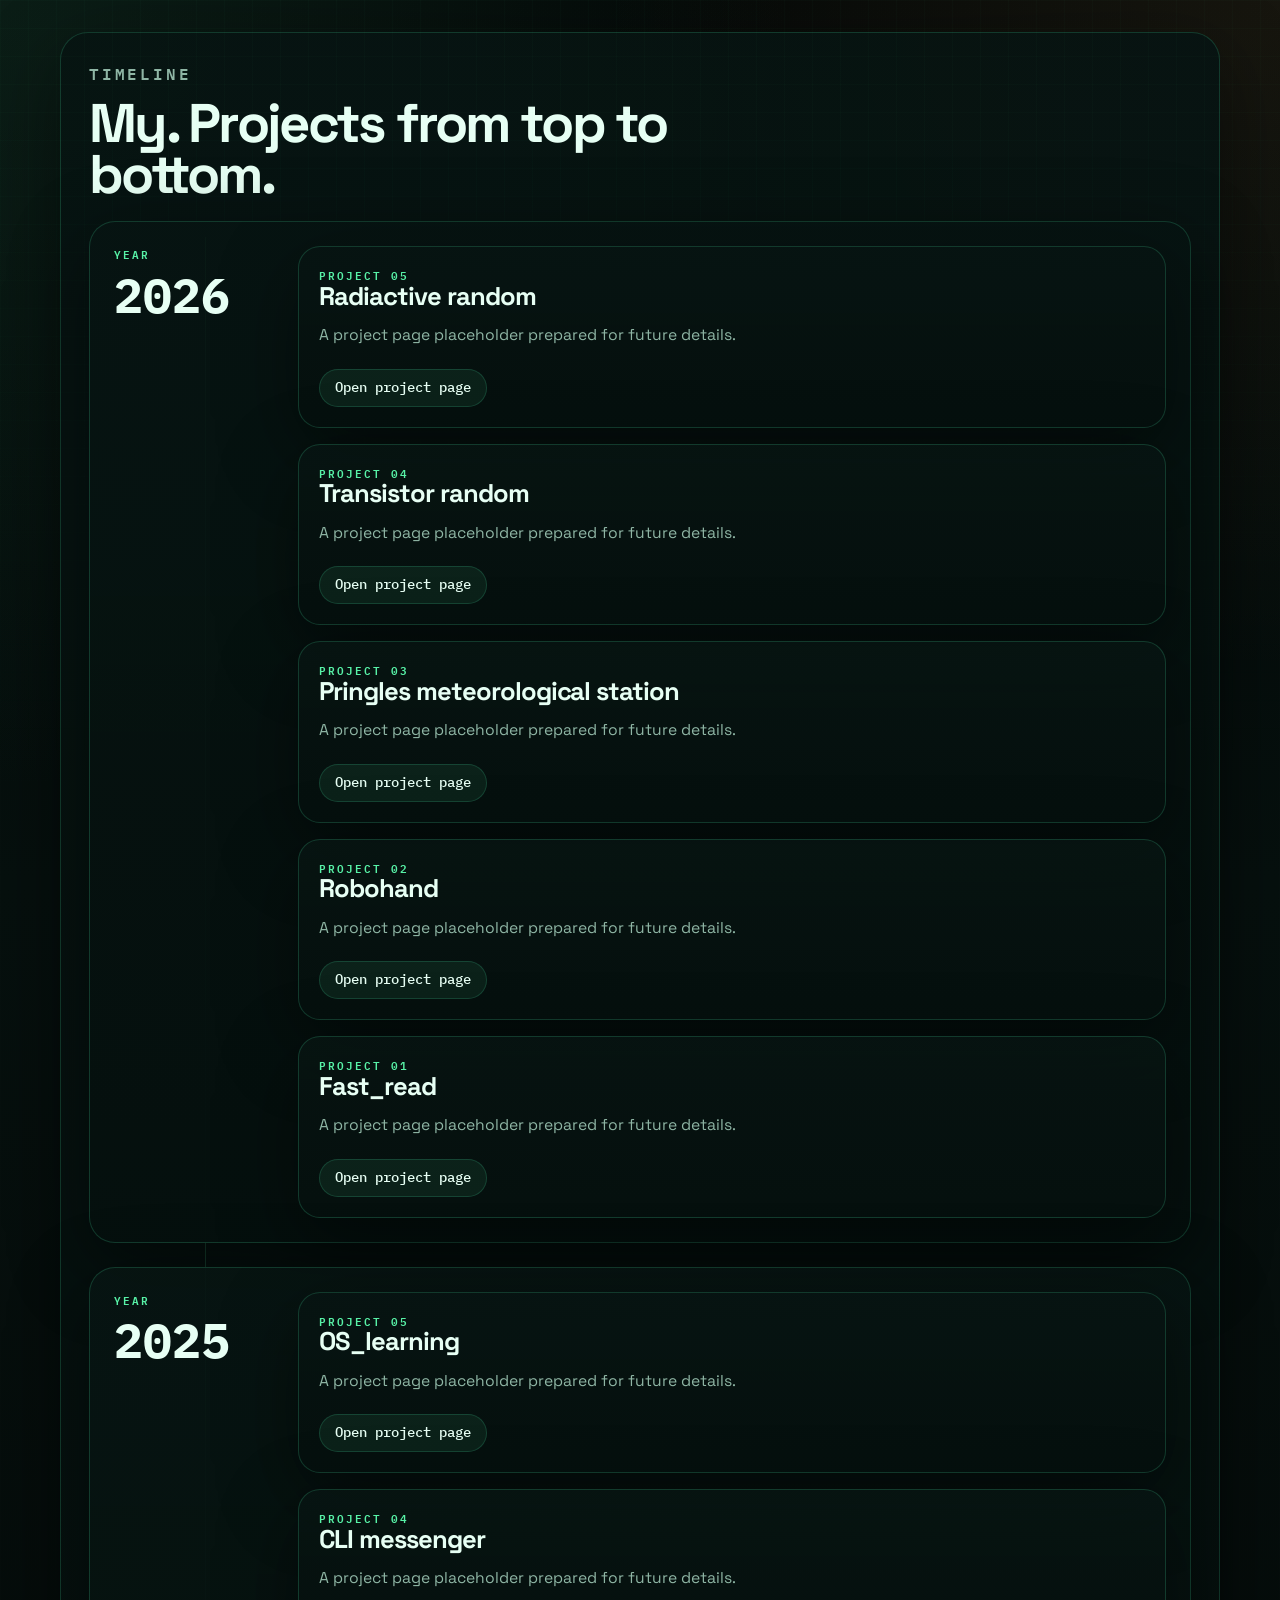
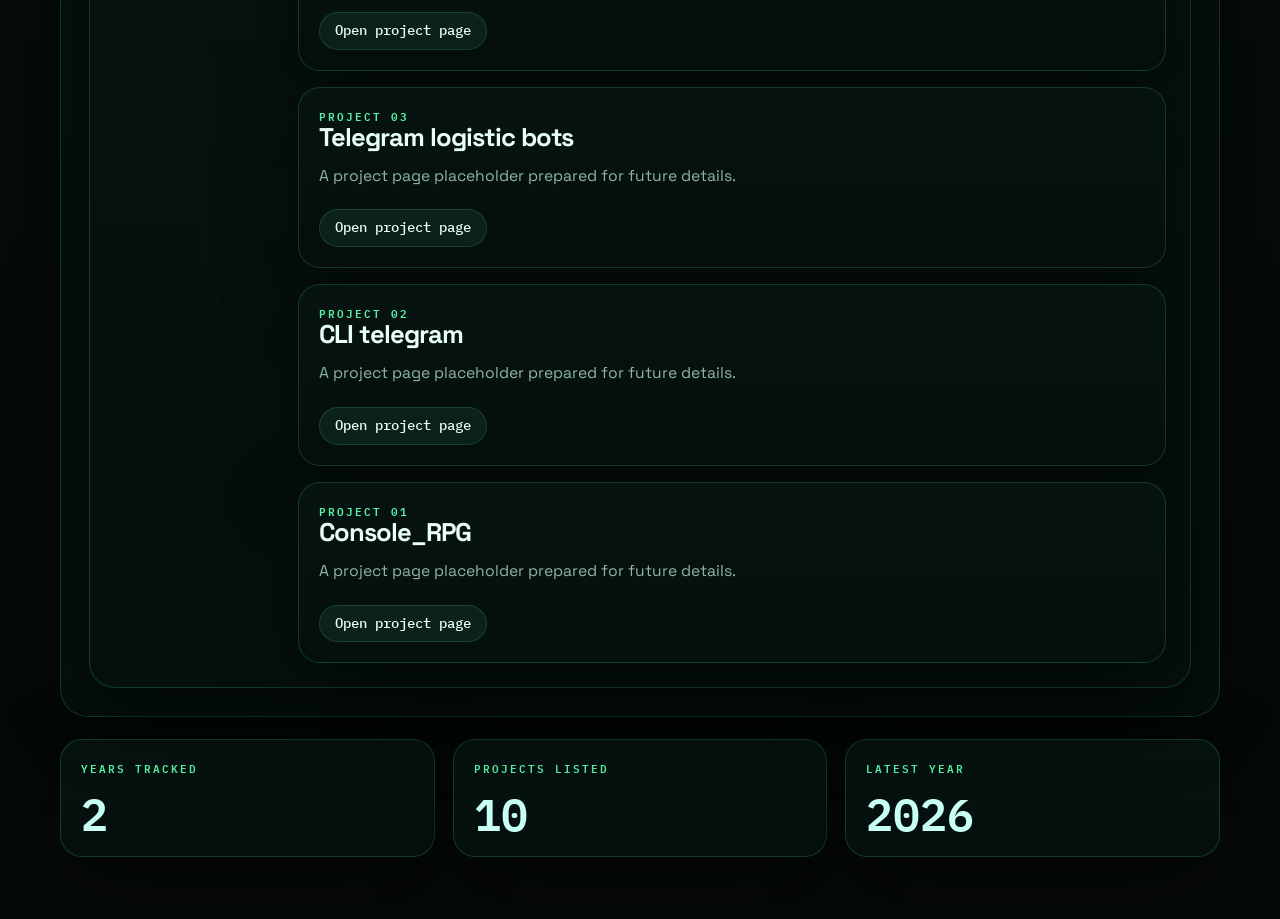
<file: index.html>
<!doctype html>
<html lang="en">
  <head>
    <meta charset="UTF-8" />
    <meta name="viewport" content="width=device-width, initial-scale=1.0" />
    <title>Projects Archive</title>
    <meta
      name="description"
      content="A chronological archive of engineering projects with a dark green terminal-inspired interface."
    />
    <link rel="preconnect" href="https://fonts.googleapis.com" />
    <link rel="preconnect" href="https://fonts.gstatic.com" crossorigin />
    <link
      href="https://fonts.googleapis.com/css2?family=Space+Grotesk:wght@400;500;700&family=IBM+Plex+Mono:wght@400;500;600&display=swap"
      rel="stylesheet"
    />
    <link rel="stylesheet" href="./styles.css" />
  </head>
  <body>
    <div class="page-shell">
      <main>
        <section class="timeline-section" id="timeline">
          <div class="section-heading">
            <p class="eyebrow">Timeline</p>
            <h2>My. Projects from top to bottom.</h2>
          </div>
          <div id="timeline-root" class="timeline" aria-live="polite"></div>
        </section>

        <section class="summary-grid" aria-label="Archive summary">
          <article class="summary-card">
            <p class="summary-label">Years tracked</p>
            <p class="summary-value" id="year-count">0</p>
          </article>
          <article class="summary-card">
            <p class="summary-label">Projects listed</p>
            <p class="summary-value" id="project-count">0</p>
          </article>
          <article class="summary-card">
            <p class="summary-label">Latest year</p>
            <p class="summary-value" id="latest-year">-</p>
          </article>
        </section>
      </main>
    </div>

    <script type="module" src="./scripts/main.js"></script>
  </body>
</html>
</file>
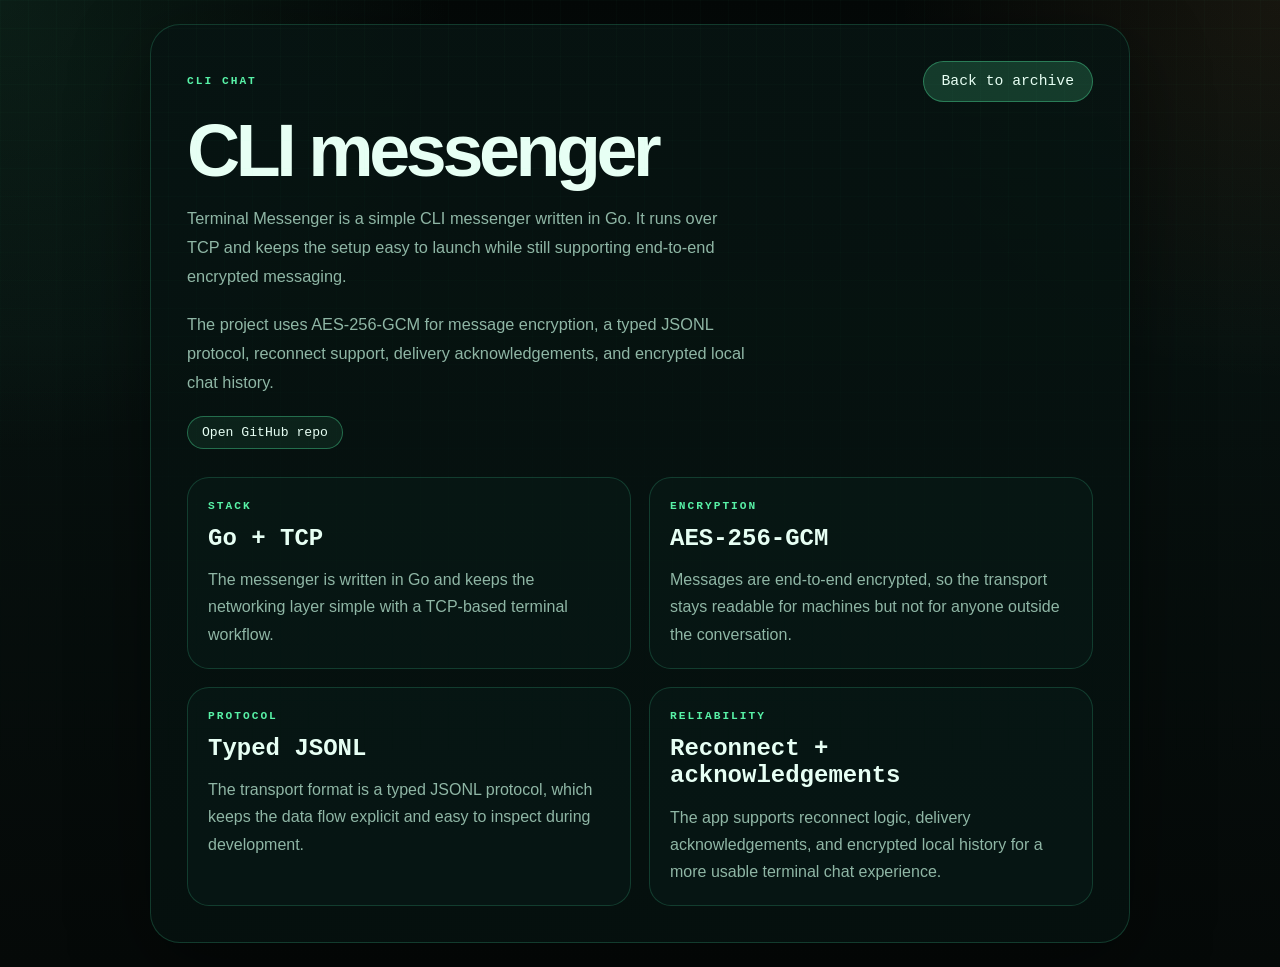
<file: projects/cli-messenger.html>
<!doctype html>
<html lang="en">
  <head>
    <meta charset="UTF-8" />
    <meta name="viewport" content="width=device-width, initial-scale=1.0" />
    <title>CLI messenger</title>
    <link rel="stylesheet" href="../styles.css" />
  </head>
  <body class="project-page">
    <main class="project-shell">
      <div class="page-topbar">
        <p class="eyebrow">CLI chat</p>
        <a class="back-link" href="../index.html">Back to archive</a>
      </div>
      <h1 class="placeholder-title">CLI messenger</h1>
      <p class="project-lead">
        Terminal Messenger is a simple CLI messenger written in Go. It runs over TCP and keeps the
        setup easy to launch while still supporting end-to-end encrypted messaging.
      </p>
      <p class="project-lead">
        The project uses AES-256-GCM for message encryption, a typed JSONL protocol, reconnect
        support, delivery acknowledgements, and encrypted local chat history.
      </p>
      <p class="project-actions">
        <a
          class="project-chip-link"
          href="https://github.com/TimofeySukh/Messenger"
          target="_blank"
          rel="noreferrer"
          >Open GitHub repo</a
        >
      </p>
      <section class="project-grid">
        <article class="project-detail-card">
          <p class="panel-label">Stack</p>
          <strong>Go + TCP</strong>
          <p class="project-detail-copy">
            The messenger is written in Go and keeps the networking layer simple with a TCP-based
            terminal workflow.
          </p>
        </article>
        <article class="project-detail-card">
          <p class="panel-label">Encryption</p>
          <strong>AES-256-GCM</strong>
          <p class="project-detail-copy">
            Messages are end-to-end encrypted, so the transport stays readable for machines but not
            for anyone outside the conversation.
          </p>
        </article>
        <article class="project-detail-card">
          <p class="panel-label">Protocol</p>
          <strong>Typed JSONL</strong>
          <p class="project-detail-copy">
            The transport format is a typed JSONL protocol, which keeps the data flow explicit and
            easy to inspect during development.
          </p>
        </article>
        <article class="project-detail-card">
          <p class="panel-label">Reliability</p>
          <strong>Reconnect + acknowledgements</strong>
          <p class="project-detail-copy">
            The app supports reconnect logic, delivery acknowledgements, and encrypted local history
            for a more usable terminal chat experience.
          </p>
        </article>
      </section>
    </main>
  </body>
</html>
</file>
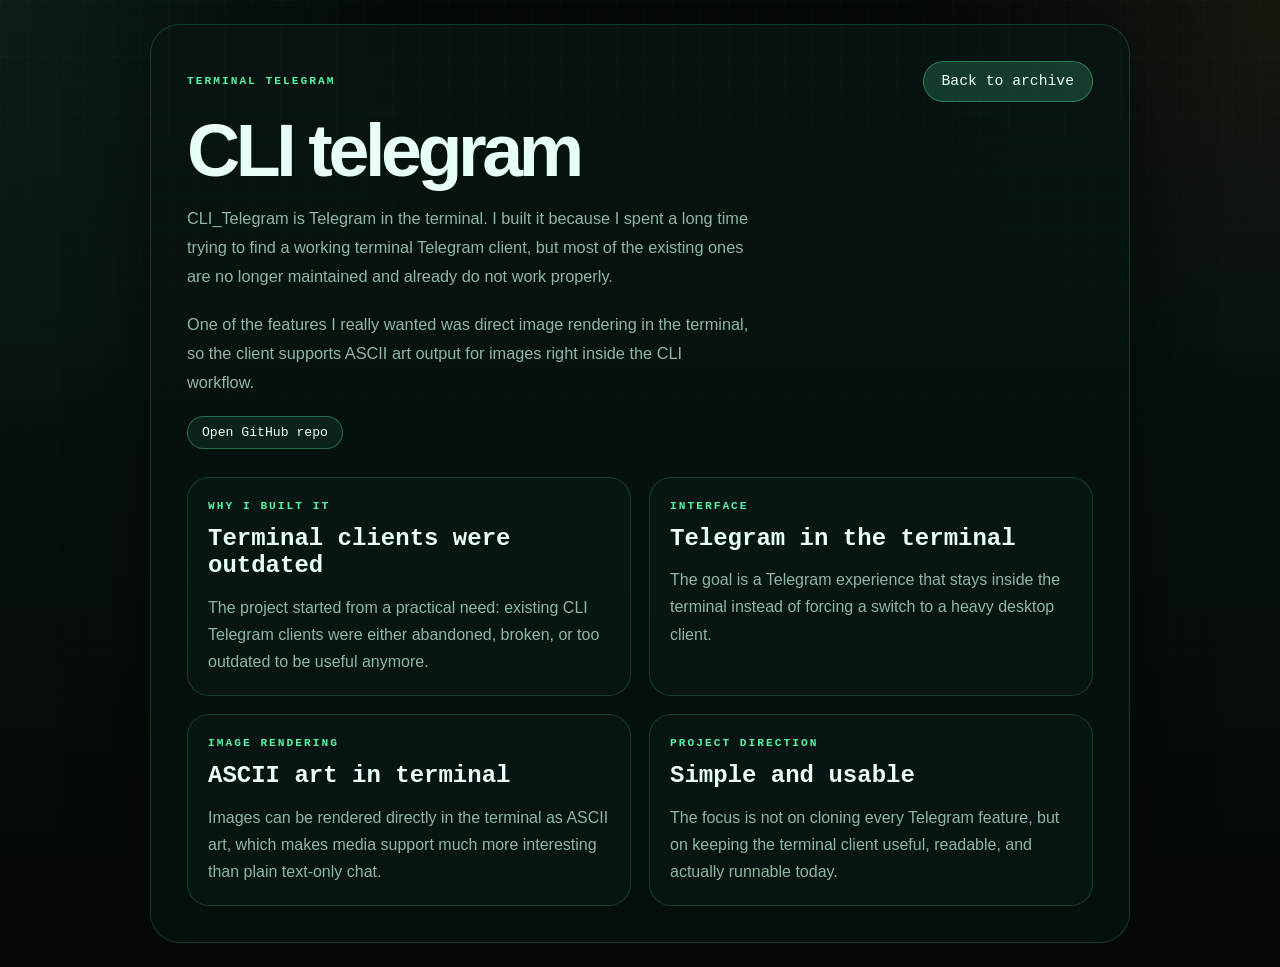
<file: projects/cli-telegram.html>
<!doctype html>
<html lang="en">
  <head>
    <meta charset="UTF-8" />
    <meta name="viewport" content="width=device-width, initial-scale=1.0" />
    <title>CLI telegram</title>
    <link rel="stylesheet" href="../styles.css" />
  </head>
  <body class="project-page">
    <main class="project-shell">
      <div class="page-topbar">
        <p class="eyebrow">Terminal Telegram</p>
        <a class="back-link" href="../index.html">Back to archive</a>
      </div>
      <h1 class="placeholder-title">CLI telegram</h1>
      <p class="project-lead">
        CLI_Telegram is Telegram in the terminal. I built it because I spent a long time trying to
        find a working terminal Telegram client, but most of the existing ones are no longer
        maintained and already do not work properly.
      </p>
      <p class="project-lead">
        One of the features I really wanted was direct image rendering in the terminal, so the
        client supports ASCII art output for images right inside the CLI workflow.
      </p>
      <p class="project-actions">
        <a
          class="project-chip-link"
          href="https://github.com/TimofeySukh/CLI_Telegram"
          target="_blank"
          rel="noreferrer"
          >Open GitHub repo</a
        >
      </p>
      <section class="project-grid">
        <article class="project-detail-card">
          <p class="panel-label">Why I built it</p>
          <strong>Terminal clients were outdated</strong>
          <p class="project-detail-copy">
            The project started from a practical need: existing CLI Telegram clients were either
            abandoned, broken, or too outdated to be useful anymore.
          </p>
        </article>
        <article class="project-detail-card">
          <p class="panel-label">Interface</p>
          <strong>Telegram in the terminal</strong>
          <p class="project-detail-copy">
            The goal is a Telegram experience that stays inside the terminal instead of forcing a
            switch to a heavy desktop client.
          </p>
        </article>
        <article class="project-detail-card">
          <p class="panel-label">Image rendering</p>
          <strong>ASCII art in terminal</strong>
          <p class="project-detail-copy">
            Images can be rendered directly in the terminal as ASCII art, which makes media support
            much more interesting than plain text-only chat.
          </p>
        </article>
        <article class="project-detail-card">
          <p class="panel-label">Project direction</p>
          <strong>Simple and usable</strong>
          <p class="project-detail-copy">
            The focus is not on cloning every Telegram feature, but on keeping the terminal client
            useful, readable, and actually runnable today.
          </p>
        </article>
      </section>
    </main>
  </body>
</html>
</file>
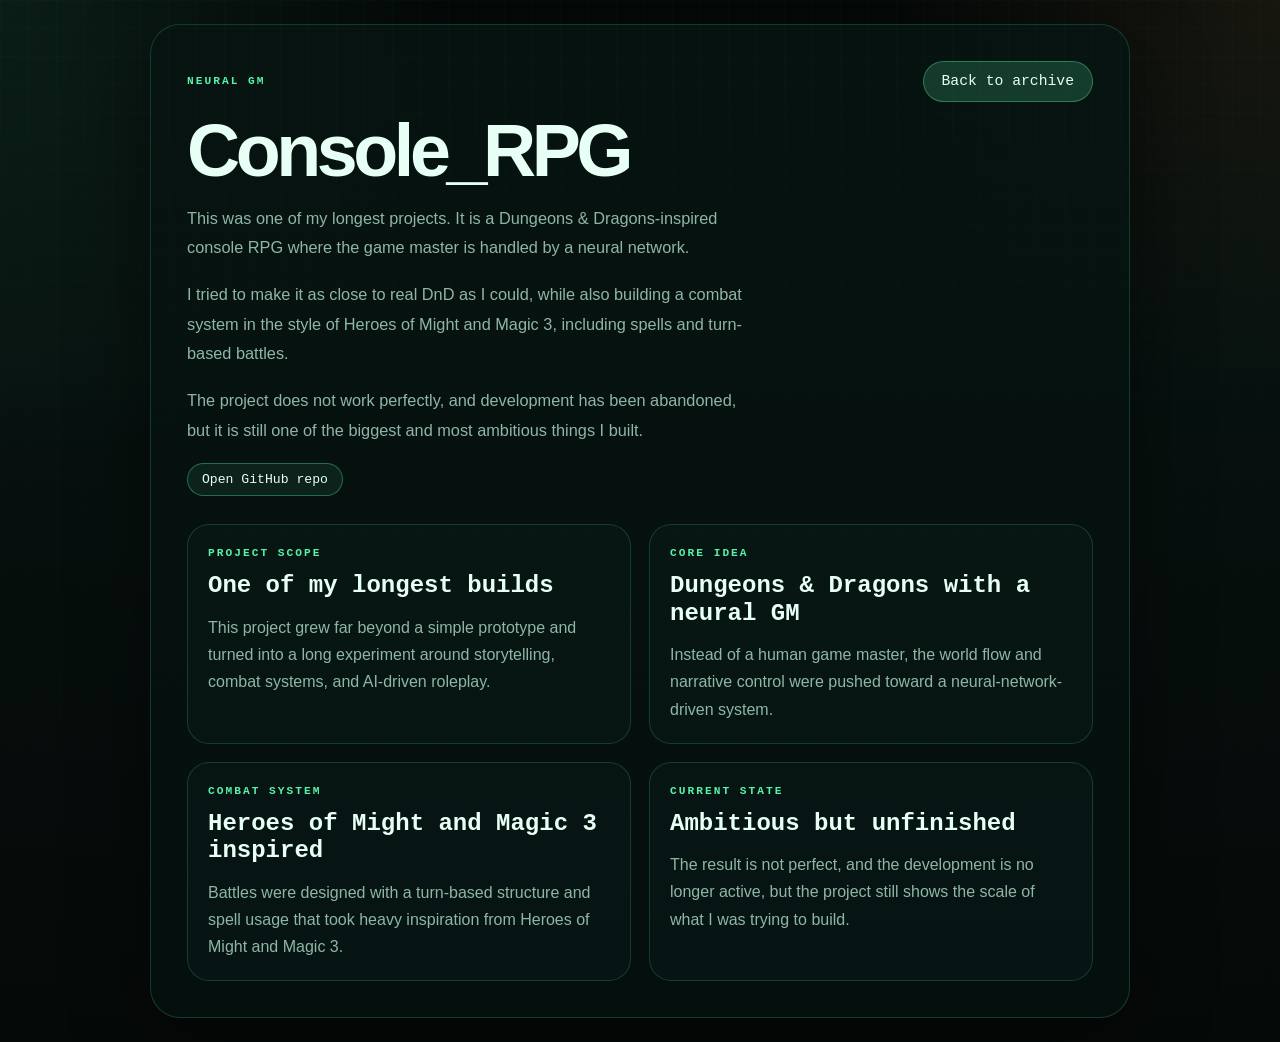
<file: projects/console-rpg.html>
<!doctype html>
<html lang="en">
  <head>
    <meta charset="UTF-8" />
    <meta name="viewport" content="width=device-width, initial-scale=1.0" />
    <title>Console_RPG</title>
    <link rel="stylesheet" href="../styles.css" />
  </head>
  <body class="project-page">
    <main class="project-shell">
      <div class="page-topbar">
        <p class="eyebrow">Neural GM</p>
        <a class="back-link" href="../index.html">Back to archive</a>
      </div>
      <h1 class="placeholder-title">Console_RPG</h1>
      <p class="project-lead">
        This was one of my longest projects. It is a Dungeons & Dragons-inspired console RPG where
        the game master is handled by a neural network.
      </p>
      <p class="project-lead">
        I tried to make it as close to real DnD as I could, while also building a combat system in
        the style of Heroes of Might and Magic 3, including spells and turn-based battles.
      </p>
      <p class="project-lead">
        The project does not work perfectly, and development has been abandoned, but it is still
        one of the biggest and most ambitious things I built.
      </p>
      <p class="project-actions">
        <a
          class="project-chip-link"
          href="https://github.com/TimofeySukh/Console_RPG"
          target="_blank"
          rel="noreferrer"
          >Open GitHub repo</a
        >
      </p>
      <section class="project-grid">
        <article class="project-detail-card">
          <p class="panel-label">Project scope</p>
          <strong>One of my longest builds</strong>
          <p class="project-detail-copy">
            This project grew far beyond a simple prototype and turned into a long experiment around
            storytelling, combat systems, and AI-driven roleplay.
          </p>
        </article>
        <article class="project-detail-card">
          <p class="panel-label">Core idea</p>
          <strong>Dungeons & Dragons with a neural GM</strong>
          <p class="project-detail-copy">
            Instead of a human game master, the world flow and narrative control were pushed toward
            a neural-network-driven system.
          </p>
        </article>
        <article class="project-detail-card">
          <p class="panel-label">Combat system</p>
          <strong>Heroes of Might and Magic 3 inspired</strong>
          <p class="project-detail-copy">
            Battles were designed with a turn-based structure and spell usage that took heavy
            inspiration from Heroes of Might and Magic 3.
          </p>
        </article>
        <article class="project-detail-card">
          <p class="panel-label">Current state</p>
          <strong>Ambitious but unfinished</strong>
          <p class="project-detail-copy">
            The result is not perfect, and the development is no longer active, but the project
            still shows the scale of what I was trying to build.
          </p>
        </article>
      </section>
    </main>
  </body>
</html>
</file>
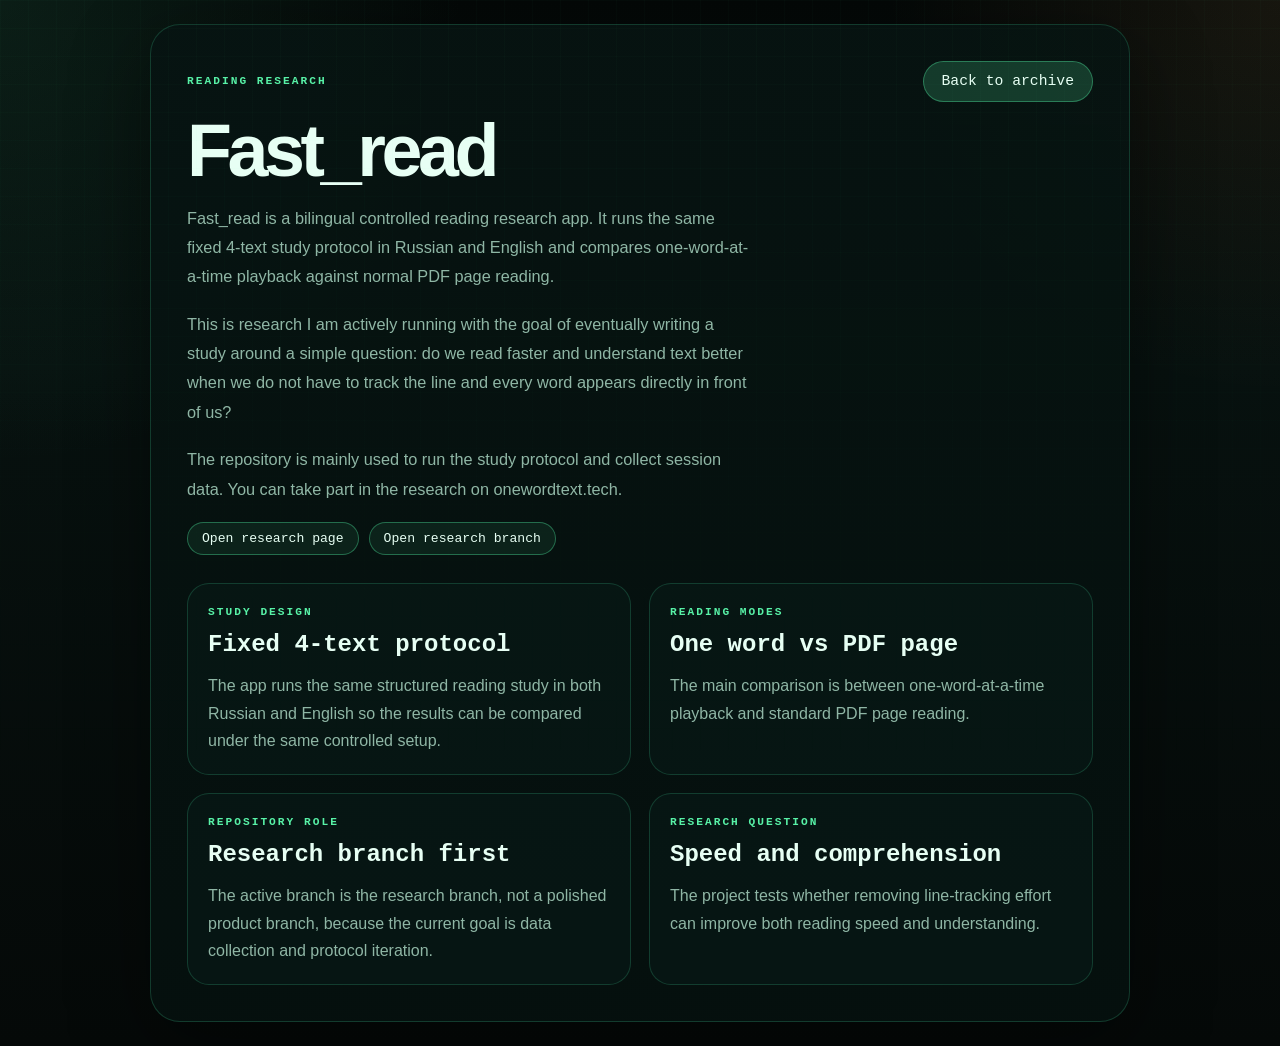
<file: projects/fast-read.html>
<!doctype html>
<html lang="en">
  <head>
    <meta charset="UTF-8" />
    <meta name="viewport" content="width=device-width, initial-scale=1.0" />
    <title>Fast_read</title>
    <link rel="stylesheet" href="../styles.css" />
  </head>
  <body class="project-page">
    <main class="project-shell">
      <div class="page-topbar">
        <p class="eyebrow">Reading research</p>
        <a class="back-link" href="../index.html">Back to archive</a>
      </div>
      <h1 class="placeholder-title">Fast_read</h1>
      <p class="project-lead">
        Fast_read is a bilingual controlled reading research app. It runs the same fixed 4-text
        study protocol in Russian and English and compares one-word-at-a-time playback against
        normal PDF page reading.
      </p>
      <p class="project-lead">
        This is research I am actively running with the goal of eventually writing a study around a
        simple question: do we read faster and understand text better when we do not have to track
        the line and every word appears directly in front of us?
      </p>
      <p class="project-lead">
        The repository is mainly used to run the study protocol and collect session data. You can
        take part in the research on onewordtext.tech.
      </p>
      <p class="project-actions">
        <a
          class="project-chip-link"
          href="https://onewordtext.tech"
          target="_blank"
          rel="noreferrer"
          >Open research page</a
        >
        <a
          class="project-chip-link"
          href="https://github.com/TimofeySukh/Fast_read/tree/research"
          target="_blank"
          rel="noreferrer"
          >Open research branch</a
        >
      </p>
      <section class="project-grid">
        <article class="project-detail-card">
          <p class="panel-label">Study design</p>
          <strong>Fixed 4-text protocol</strong>
          <p class="project-detail-copy">
            The app runs the same structured reading study in both Russian and English so the
            results can be compared under the same controlled setup.
          </p>
        </article>
        <article class="project-detail-card">
          <p class="panel-label">Reading modes</p>
          <strong>One word vs PDF page</strong>
          <p class="project-detail-copy">
            The main comparison is between one-word-at-a-time playback and standard PDF page
            reading.
          </p>
        </article>
        <article class="project-detail-card">
          <p class="panel-label">Repository role</p>
          <strong>Research branch first</strong>
          <p class="project-detail-copy">
            The active branch is the research branch, not a polished product branch, because the
            current goal is data collection and protocol iteration.
          </p>
        </article>
        <article class="project-detail-card">
          <p class="panel-label">Research question</p>
          <strong>Speed and comprehension</strong>
          <p class="project-detail-copy">
            The project tests whether removing line-tracking effort can improve both reading speed
            and understanding.
          </p>
        </article>
      </section>
    </main>
  </body>
</html>
</file>
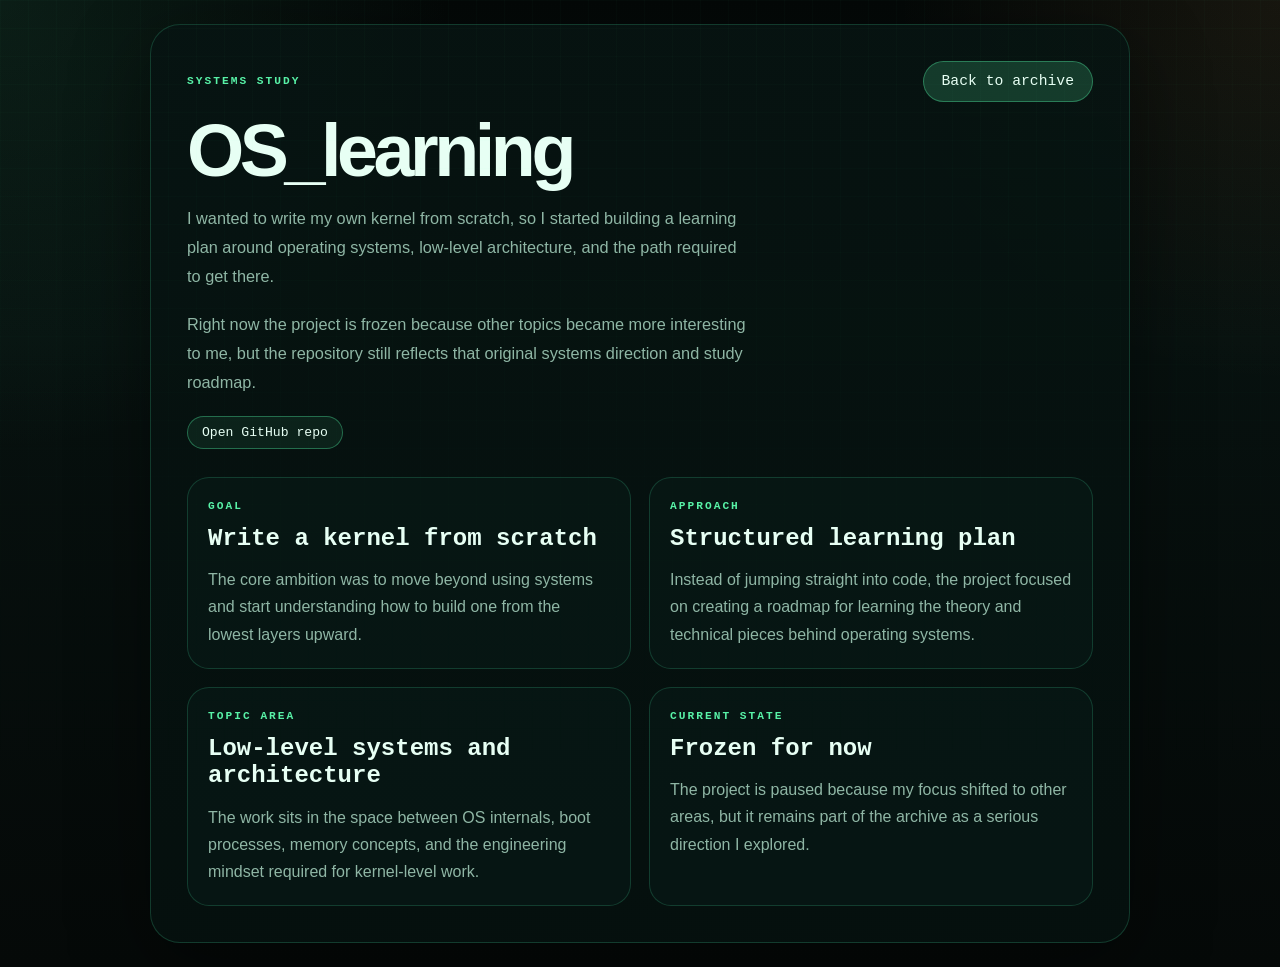
<file: projects/os-learning.html>
<!doctype html>
<html lang="en">
  <head>
    <meta charset="UTF-8" />
    <meta name="viewport" content="width=device-width, initial-scale=1.0" />
    <title>OS_learning</title>
    <link rel="stylesheet" href="../styles.css" />
  </head>
  <body class="project-page">
    <main class="project-shell">
      <div class="page-topbar">
        <p class="eyebrow">Systems study</p>
        <a class="back-link" href="../index.html">Back to archive</a>
      </div>
      <h1 class="placeholder-title">OS_learning</h1>
      <p class="project-lead">
        I wanted to write my own kernel from scratch, so I started building a learning plan around
        operating systems, low-level architecture, and the path required to get there.
      </p>
      <p class="project-lead">
        Right now the project is frozen because other topics became more interesting to me, but the
        repository still reflects that original systems direction and study roadmap.
      </p>
      <p class="project-actions">
        <a
          class="project-chip-link"
          href="https://github.com/TimofeySukh/OS_learning"
          target="_blank"
          rel="noreferrer"
          >Open GitHub repo</a
        >
      </p>
      <section class="project-grid">
        <article class="project-detail-card">
          <p class="panel-label">Goal</p>
          <strong>Write a kernel from scratch</strong>
          <p class="project-detail-copy">
            The core ambition was to move beyond using systems and start understanding how to build
            one from the lowest layers upward.
          </p>
        </article>
        <article class="project-detail-card">
          <p class="panel-label">Approach</p>
          <strong>Structured learning plan</strong>
          <p class="project-detail-copy">
            Instead of jumping straight into code, the project focused on creating a roadmap for
            learning the theory and technical pieces behind operating systems.
          </p>
        </article>
        <article class="project-detail-card">
          <p class="panel-label">Topic area</p>
          <strong>Low-level systems and architecture</strong>
          <p class="project-detail-copy">
            The work sits in the space between OS internals, boot processes, memory concepts, and
            the engineering mindset required for kernel-level work.
          </p>
        </article>
        <article class="project-detail-card">
          <p class="panel-label">Current state</p>
          <strong>Frozen for now</strong>
          <p class="project-detail-copy">
            The project is paused because my focus shifted to other areas, but it remains part of
            the archive as a serious direction I explored.
          </p>
        </article>
      </section>
    </main>
  </body>
</html>
</file>
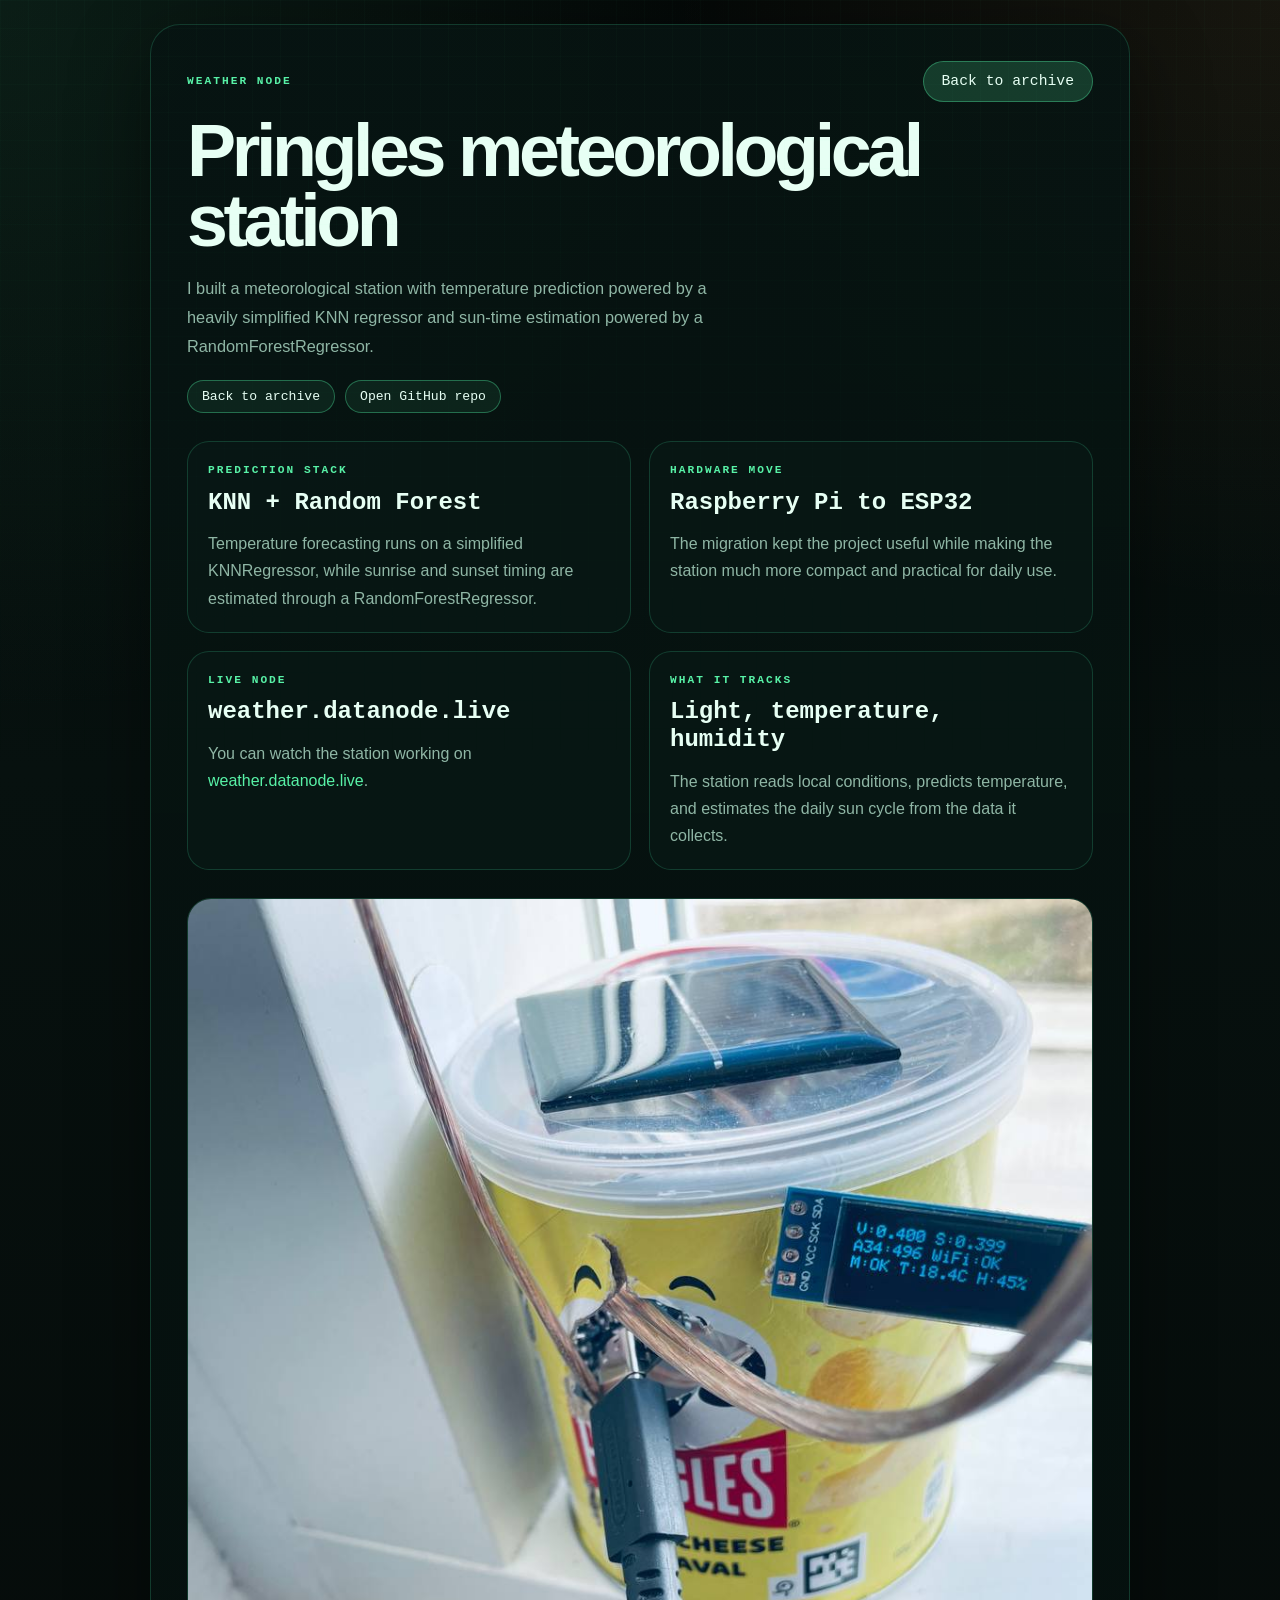
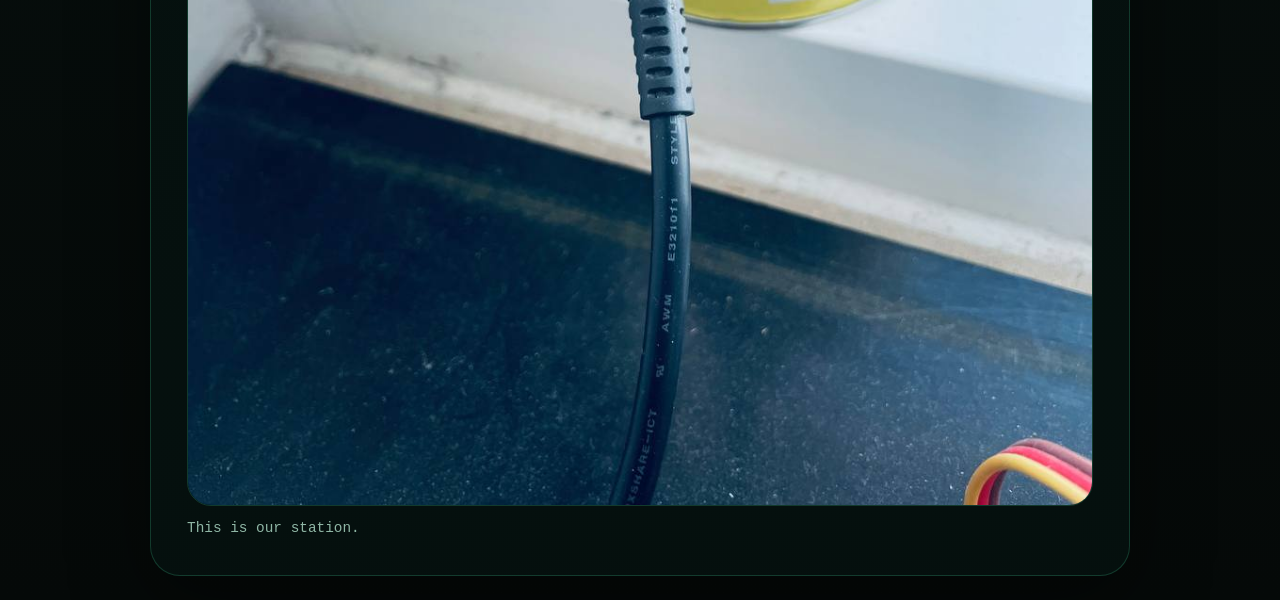
<file: projects/pringles-meteorological-station.html>
<!doctype html>
<html lang="en">
  <head>
    <meta charset="UTF-8" />
    <meta name="viewport" content="width=device-width, initial-scale=1.0" />
    <title>Pringles meteorological station</title>
    <link rel="stylesheet" href="../styles.css" />
  </head>
  <body class="project-page">
    <main class="project-shell">
      <div class="page-topbar">
        <p class="eyebrow">Weather node</p>
        <a class="back-link" href="../index.html">Back to archive</a>
      </div>
      <h1 class="placeholder-title">Pringles meteorological station</h1>
      <p class="project-lead">
        I built a meteorological station with temperature prediction powered by a heavily simplified
        KNN regressor and sun-time estimation powered by a RandomForestRegressor.
      </p>
      <p class="project-actions">
        <a class="project-chip-link" href="../index.html">Back to archive</a>
        <a
          class="project-chip-link"
          href="https://github.com/TimofeySukh/Solar-Pringles"
          target="_blank"
          rel="noreferrer"
          >Open GitHub repo</a
        >
      </p>

      <section class="project-grid">
        <article class="project-detail-card">
          <p class="panel-label">Prediction stack</p>
          <strong>KNN + Random Forest</strong>
          <p class="project-detail-copy">
            Temperature forecasting runs on a simplified KNNRegressor, while sunrise and sunset
            timing are estimated through a RandomForestRegressor.
          </p>
        </article>
        <article class="project-detail-card">
          <p class="panel-label">Hardware move</p>
          <strong>Raspberry Pi to ESP32</strong>
          <p class="project-detail-copy">
            The migration kept the project useful while making the station much more compact and
            practical for daily use.
          </p>
        </article>
        <article class="project-detail-card">
          <p class="panel-label">Live node</p>
          <strong>weather.datanode.live</strong>
          <p class="project-detail-copy">
            You can watch the station working on
            <a
              class="inline-link"
              href="https://weather.datanode.live"
              target="_blank"
              rel="noreferrer"
              >weather.datanode.live</a
            >.
          </p>
        </article>
        <article class="project-detail-card">
          <p class="panel-label">What it tracks</p>
          <strong>Light, temperature, humidity</strong>
          <p class="project-detail-copy">
            The station reads local conditions, predicts temperature, and estimates the daily sun
            cycle from the data it collects.
          </p>
        </article>
      </section>

      <figure class="project-figure">
        <img
          src="../assets/images/pringles-station.jpg"
          alt="The Pringles meteorological station assembled on a windowsill."
        />
        <figcaption>This is our station.</figcaption>
      </figure>
    </main>
  </body>
</html>
</file>
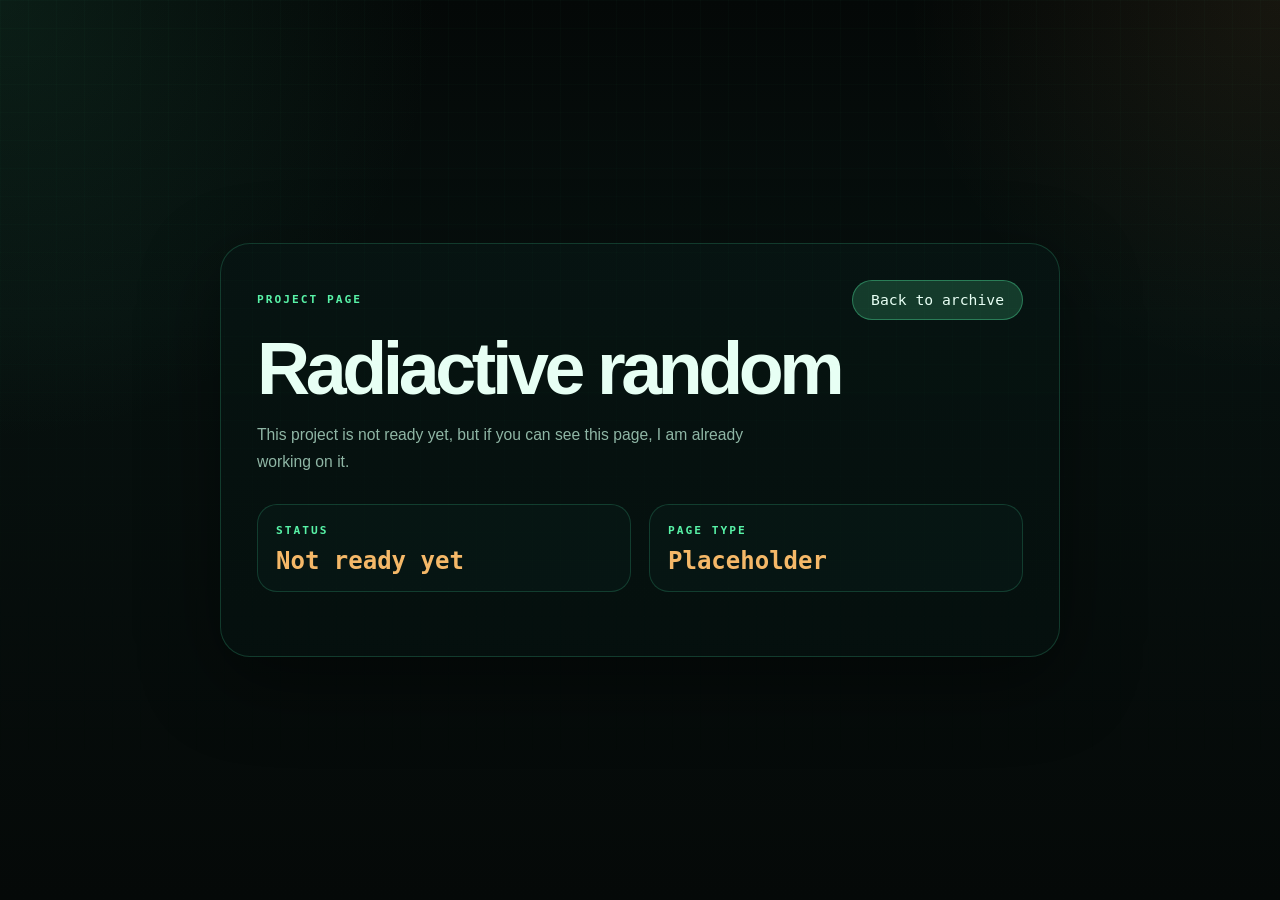
<file: projects/radiactive-random.html>
<!doctype html>
<html lang="en">
  <head>
    <meta charset="UTF-8" />
    <meta name="viewport" content="width=device-width, initial-scale=1.0" />
    <title>Radiactive random</title>
    <link rel="stylesheet" href="../styles.css" />
  </head>
  <body class="placeholder-page">
    <main class="placeholder-shell">
      <div class="page-topbar">
        <p class="eyebrow">Project page</p>
        <a class="back-link" href="../index.html">Back to archive</a>
      </div>
      <h1 class="placeholder-title">Radiactive random</h1>
      <p class="placeholder-copy">
        This project is not ready yet, but if you can see this page, I am already working on it.
      </p>
      <section class="placeholder-grid">
        <article class="placeholder-card">
          <p class="panel-label">Status</p>
          <strong>Not ready yet</strong>
        </article>
        <article class="placeholder-card">
          <p class="panel-label">Page type</p>
          <strong>Placeholder</strong>
        </article>
      </section>
    </main>
  </body>
</html>
</file>
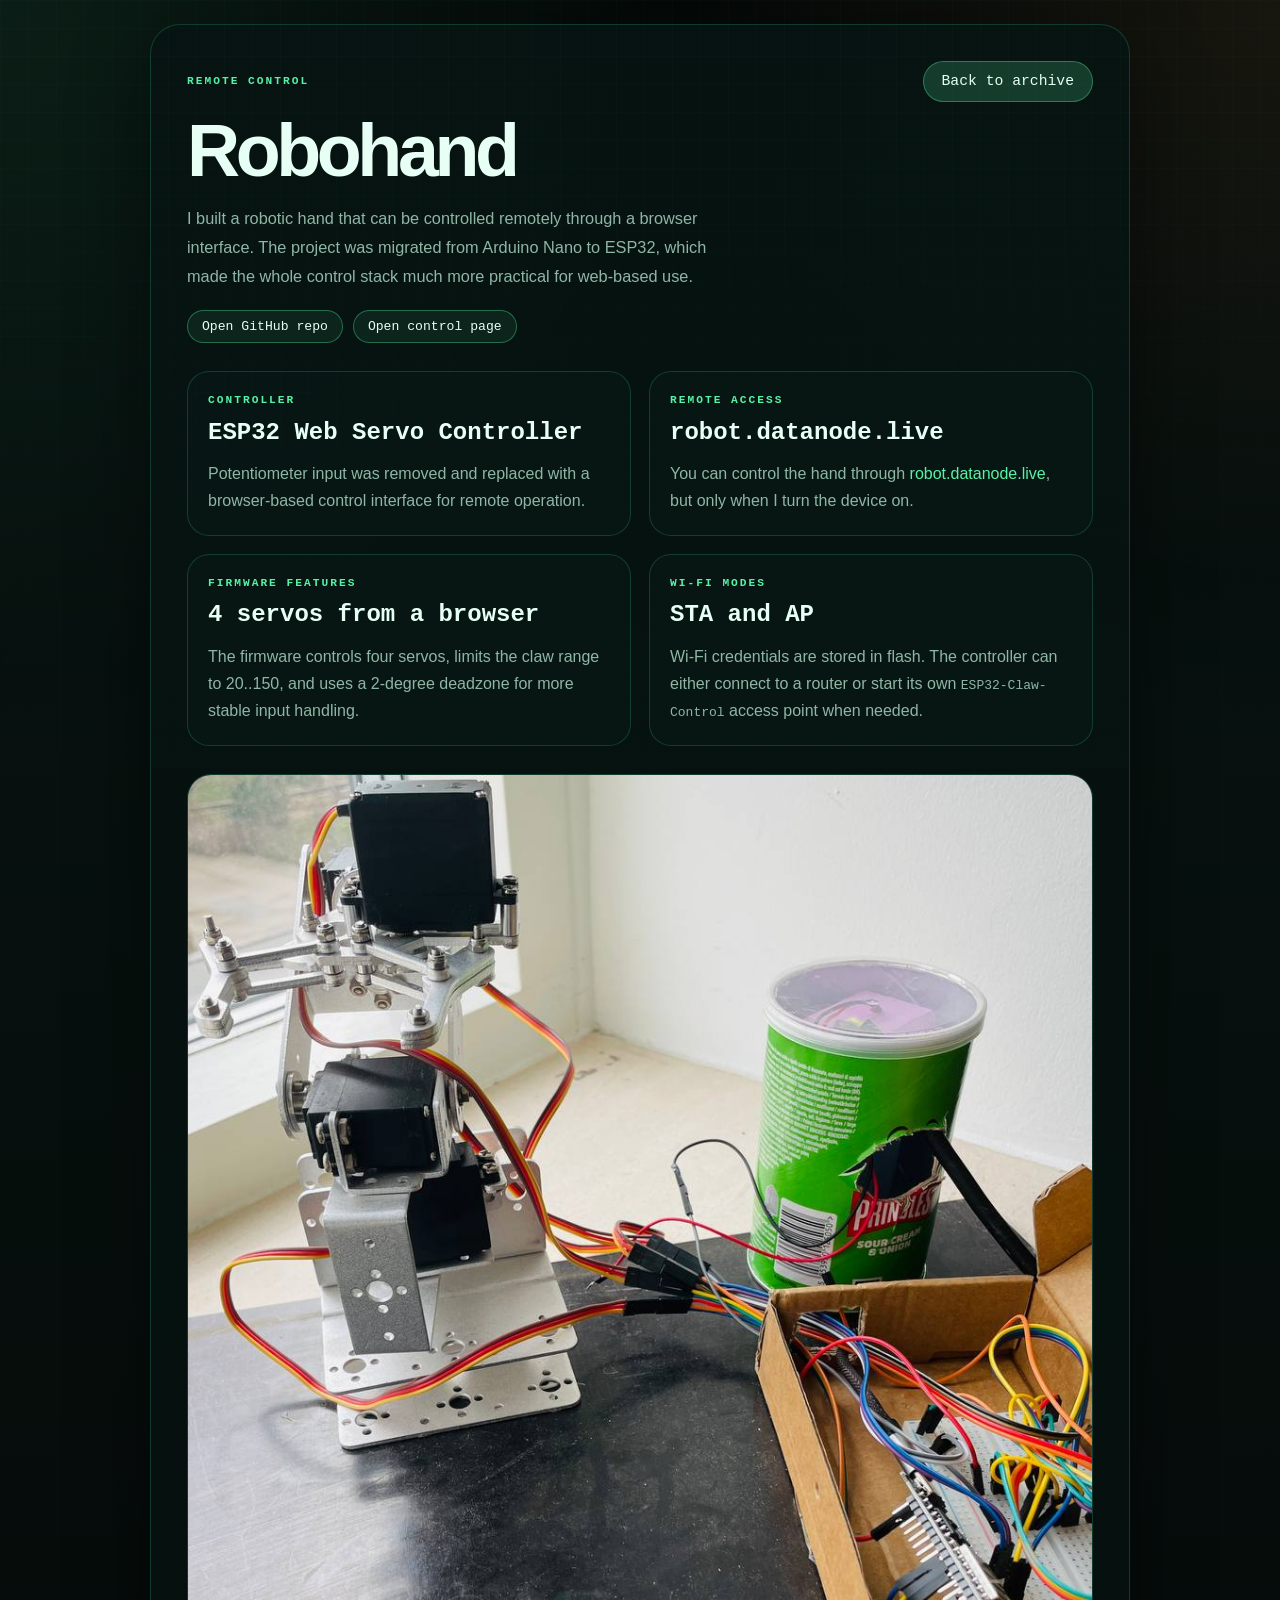
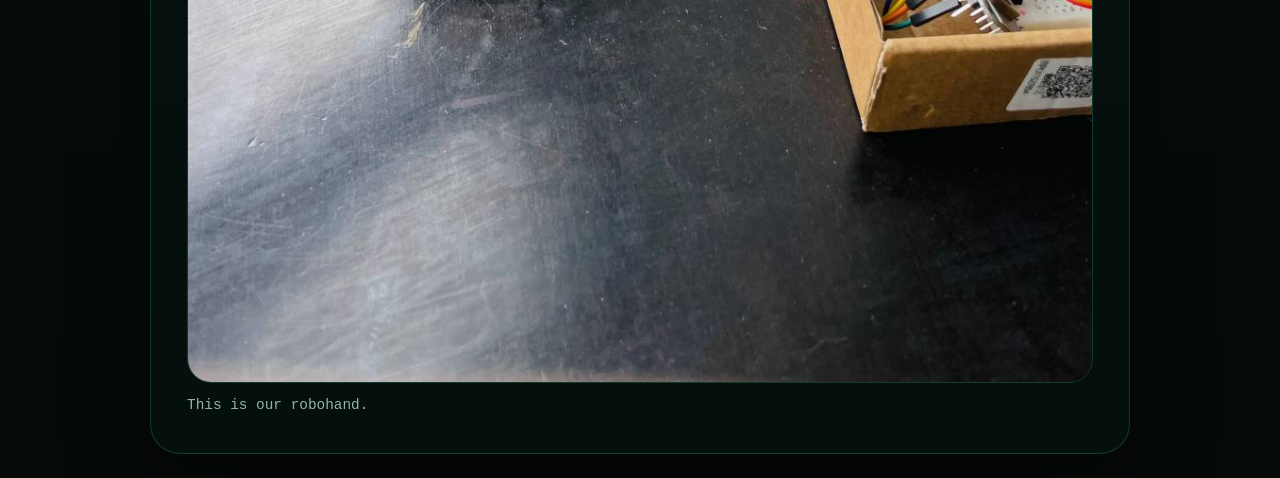
<file: projects/robohand.html>
<!doctype html>
<html lang="en">
  <head>
    <meta charset="UTF-8" />
    <meta name="viewport" content="width=device-width, initial-scale=1.0" />
    <title>Robohand</title>
    <link rel="stylesheet" href="../styles.css" />
  </head>
  <body class="project-page">
    <main class="project-shell">
      <div class="page-topbar">
        <p class="eyebrow">Remote control</p>
        <a class="back-link" href="../index.html">Back to archive</a>
      </div>
      <h1 class="placeholder-title">Robohand</h1>
      <p class="project-lead">
        I built a robotic hand that can be controlled remotely through a browser interface. The
        project was migrated from Arduino Nano to ESP32, which made the whole control stack much
        more practical for web-based use.
      </p>
      <p class="project-actions">
        <a
          class="project-chip-link"
          href="https://github.com/TimofeySukh/Robo-Hand"
          target="_blank"
          rel="noreferrer"
          >Open GitHub repo</a
        >
        <a
          class="project-chip-link"
          href="https://robot.datanode.live"
          target="_blank"
          rel="noreferrer"
          >Open control page</a
        >
      </p>

      <section class="project-grid">
        <article class="project-detail-card">
          <p class="panel-label">Controller</p>
          <strong>ESP32 Web Servo Controller</strong>
          <p class="project-detail-copy">
            Potentiometer input was removed and replaced with a browser-based control interface for
            remote operation.
          </p>
        </article>
        <article class="project-detail-card">
          <p class="panel-label">Remote access</p>
          <strong>robot.datanode.live</strong>
          <p class="project-detail-copy">
            You can control the hand through
            <a class="inline-link" href="https://robot.datanode.live" target="_blank" rel="noreferrer"
              >robot.datanode.live</a
            >, but only when I turn the device on.
          </p>
        </article>
        <article class="project-detail-card">
          <p class="panel-label">Firmware features</p>
          <strong>4 servos from a browser</strong>
          <p class="project-detail-copy">
            The firmware controls four servos, limits the claw range to 20..150, and uses a
            2-degree deadzone for more stable input handling.
          </p>
        </article>
        <article class="project-detail-card">
          <p class="panel-label">Wi-Fi modes</p>
          <strong>STA and AP</strong>
          <p class="project-detail-copy">
            Wi-Fi credentials are stored in flash. The controller can either connect to a router or
            start its own <code>ESP32-Claw-Control</code> access point when needed.
          </p>
        </article>
      </section>

      <figure class="project-figure">
        <img src="../assets/images/robohand.jpg" alt="The Robohand hardware setup." />
        <figcaption>This is our robohand.</figcaption>
      </figure>
    </main>
  </body>
</html>
</file>
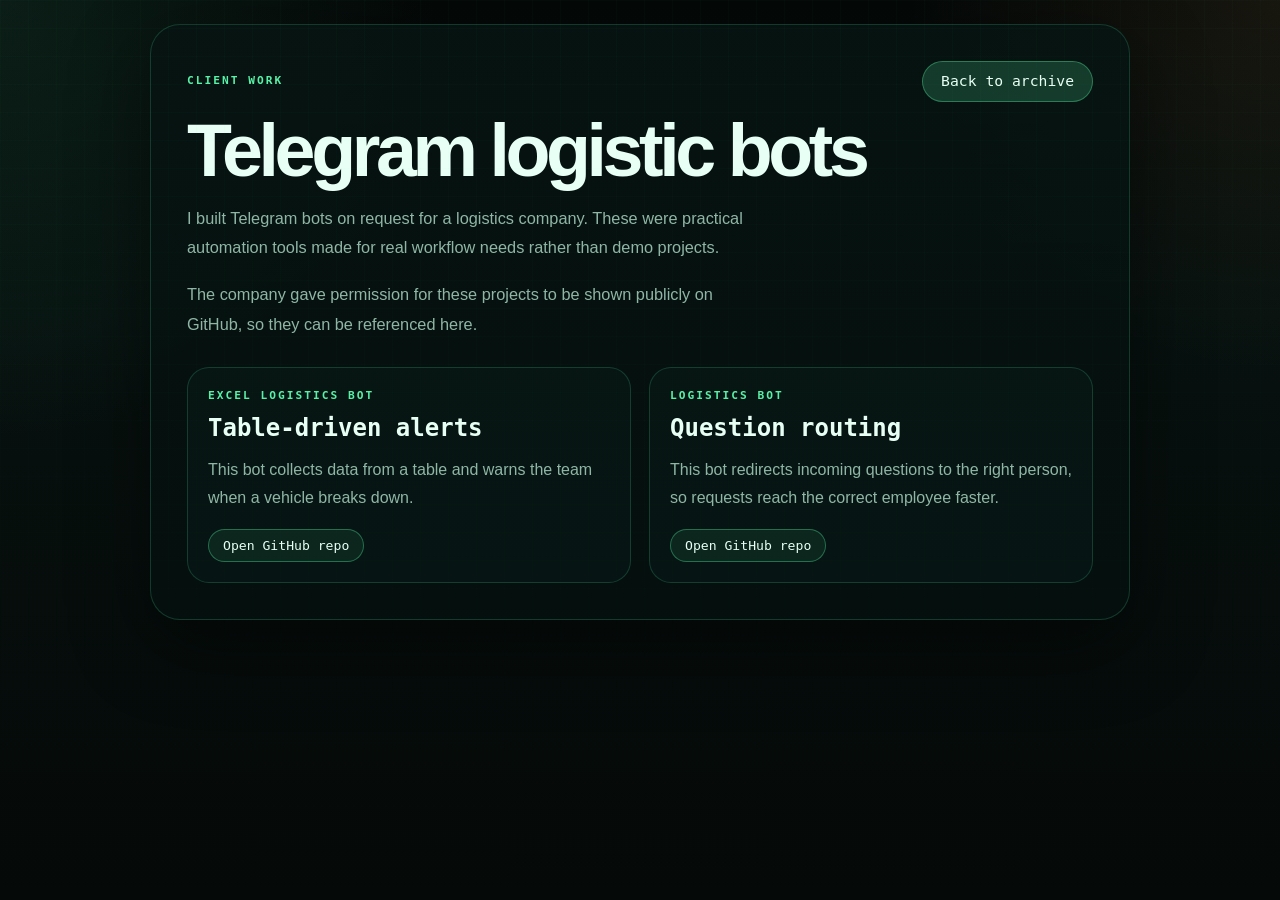
<file: projects/telegram-logistic-bots.html>
<!doctype html>
<html lang="en">
  <head>
    <meta charset="UTF-8" />
    <meta name="viewport" content="width=device-width, initial-scale=1.0" />
    <title>Telegram logistic bots</title>
    <link rel="stylesheet" href="../styles.css" />
  </head>
  <body class="project-page">
    <main class="project-shell">
      <div class="page-topbar">
        <p class="eyebrow">Client work</p>
        <a class="back-link" href="../index.html">Back to archive</a>
      </div>
      <h1 class="placeholder-title">Telegram logistic bots</h1>
      <p class="project-lead">
        I built Telegram bots on request for a logistics company. These were practical automation
        tools made for real workflow needs rather than demo projects.
      </p>
      <p class="project-lead">
        The company gave permission for these projects to be shown publicly on GitHub, so they can
        be referenced here.
      </p>
      <section class="project-grid">
        <article class="project-detail-card">
          <p class="panel-label">Excel logistics bot</p>
          <strong>Table-driven alerts</strong>
          <p class="project-detail-copy">
            This bot collects data from a table and warns the team when a vehicle breaks down.
          </p>
          <p class="project-actions">
            <a
              class="project-chip-link"
              href="https://github.com/TimofeySukh/Excel_logistics_bot"
              target="_blank"
              rel="noreferrer"
              >Open GitHub repo</a
            >
          </p>
        </article>
        <article class="project-detail-card">
          <p class="panel-label">Logistics bot</p>
          <strong>Question routing</strong>
          <p class="project-detail-copy">
            This bot redirects incoming questions to the right person, so requests reach the correct
            employee faster.
          </p>
          <p class="project-actions">
            <a
              class="project-chip-link"
              href="https://github.com/TimofeySukh/logistics_bot"
              target="_blank"
              rel="noreferrer"
              >Open GitHub repo</a
            >
          </p>
        </article>
      </section>
    </main>
  </body>
</html>
</file>
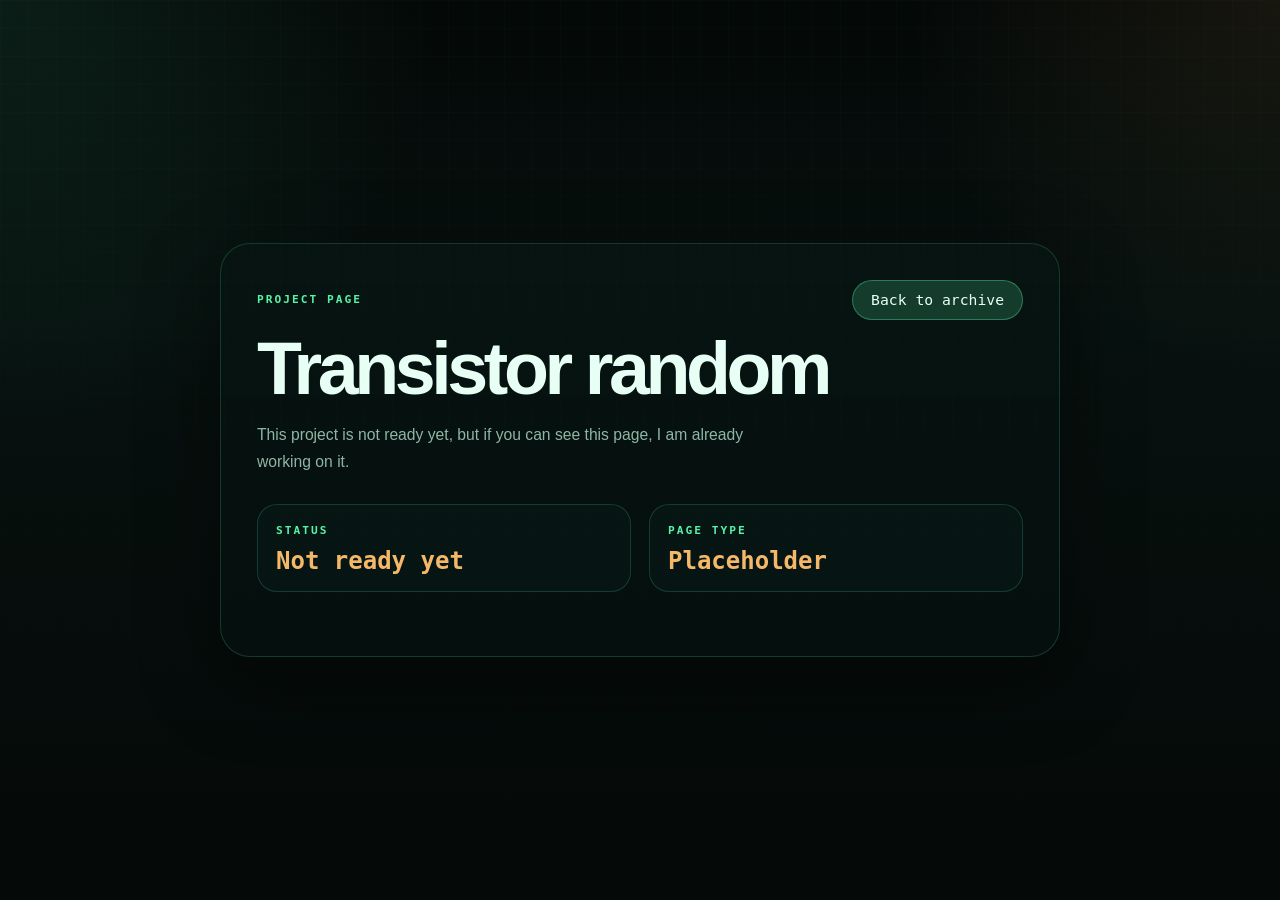
<file: projects/transistor-random.html>
<!doctype html>
<html lang="en">
  <head>
    <meta charset="UTF-8" />
    <meta name="viewport" content="width=device-width, initial-scale=1.0" />
    <title>Transistor random</title>
    <link rel="stylesheet" href="../styles.css" />
  </head>
  <body class="placeholder-page">
    <main class="placeholder-shell">
      <div class="page-topbar">
        <p class="eyebrow">Project page</p>
        <a class="back-link" href="../index.html">Back to archive</a>
      </div>
      <h1 class="placeholder-title">Transistor random</h1>
      <p class="placeholder-copy">
        This project is not ready yet, but if you can see this page, I am already working on it.
      </p>
      <section class="placeholder-grid">
        <article class="placeholder-card">
          <p class="panel-label">Status</p>
          <strong>Not ready yet</strong>
        </article>
        <article class="placeholder-card">
          <p class="panel-label">Page type</p>
          <strong>Placeholder</strong>
        </article>
      </section>
    </main>
  </body>
</html>
</file>
<file: styles.css>
:root {
  --bg: #07110f;
  --bg-soft: rgba(8, 24, 21, 0.84);
  --panel: rgba(7, 20, 18, 0.92);
  --panel-strong: rgba(5, 16, 14, 0.98);
  --border: rgba(36, 118, 86, 0.42);
  --border-strong: rgba(77, 232, 157, 0.38);
  --text: #e7fff4;
  --muted: #8fb6a5;
  --accent: #58f2a7;
  --accent-soft: rgba(88, 242, 167, 0.18);
  --accent-warm: #f5b868;
  --shadow: 0 24px 80px rgba(0, 0, 0, 0.45);
}

* {
  box-sizing: border-box;
}

html {
  scroll-behavior: smooth;
}

body {
  margin: 0;
  min-height: 100vh;
  color: var(--text);
  background:
    radial-gradient(circle at top left, rgba(42, 127, 92, 0.18), transparent 28%),
    radial-gradient(circle at top right, rgba(245, 184, 104, 0.08), transparent 24%),
    linear-gradient(180deg, #040807 0%, #07110f 35%, #050908 100%);
  font-family: "Space Grotesk", sans-serif;
}

body::before {
  content: "";
  position: fixed;
  inset: 0;
  pointer-events: none;
  background-image:
    linear-gradient(rgba(88, 242, 167, 0.035) 1px, transparent 1px),
    linear-gradient(90deg, rgba(88, 242, 167, 0.035) 1px, transparent 1px);
  background-size: 28px 28px;
  mask-image: linear-gradient(180deg, rgba(0, 0, 0, 0.6), transparent 92%);
}

a {
  color: inherit;
}

.page-shell {
  width: min(1160px, calc(100vw - 32px));
  margin: 0 auto;
  padding: 32px 0 40px;
}

.hero,
.summary-card,
.timeline-section,
.timeline-year,
.project-card,
.placeholder-shell {
  border: 1px solid var(--border);
  background: linear-gradient(180deg, var(--panel) 0%, var(--panel-strong) 100%);
  box-shadow: var(--shadow);
}

.hero {
  width: fit-content;
  max-width: min(760px, 100%);
  padding: 28px;
  border-radius: 28px;
}

.eyebrow,
.panel-label,
.summary-label,
.year-label,
.project-meta {
  margin: 0;
  color: var(--accent);
  text-transform: uppercase;
  letter-spacing: 0.18em;
  font: 600 0.7rem/1.5 "IBM Plex Mono", monospace;
}

.hero h1,
.section-heading h2,
.year-heading h3,
.project-card h4,
.placeholder-title {
  margin: 0;
  line-height: 0.95;
  font-weight: 700;
}

.hero h1 {
  max-width: 10ch;
  font-size: clamp(3.2rem, 9vw, 5.8rem);
  letter-spacing: -0.06em;
}

.hero-text,
.section-heading p,
.project-description,
.placeholder-copy,
.panel-note {
  color: var(--muted);
  font-size: 0.98rem;
  line-height: 1.7;
}

.hero-link,
.back-link {
  display: inline-flex;
  align-items: center;
  justify-content: center;
  margin-top: 28px;
  padding: 12px 18px;
  border: 1px solid var(--border-strong);
  border-radius: 999px;
  background: var(--accent-soft);
  color: var(--text);
  font: 500 0.92rem/1 "IBM Plex Mono", monospace;
  text-decoration: none;
  transition:
    transform 160ms ease,
    background 160ms ease,
    border-color 160ms ease;
}

.page-topbar {
  display: flex;
  align-items: center;
  justify-content: space-between;
  gap: 16px;
  margin-bottom: 10px;
}

.page-topbar .back-link {
  margin-top: 0;
  flex-shrink: 0;
}

.hero-link:hover,
.back-link:hover,
.project-link:hover {
  transform: translateY(-2px);
  background: rgba(88, 242, 167, 0.22);
  border-color: rgba(88, 242, 167, 0.7);
}

.status-pill {
  display: inline-flex;
  align-items: center;
  gap: 8px;
  padding: 8px 12px;
  border: 1px solid rgba(88, 242, 167, 0.3);
  border-radius: 999px;
  color: var(--accent);
  background: rgba(88, 242, 167, 0.08);
  font: 500 0.78rem/1 "IBM Plex Mono", monospace;
}

.status-pill::before {
  content: "";
  width: 8px;
  height: 8px;
  border-radius: 50%;
  background: var(--accent);
  box-shadow: 0 0 14px rgba(88, 242, 167, 0.75);
}

.summary-grid {
  display: grid;
  grid-template-columns: repeat(3, minmax(0, 1fr));
  gap: 18px;
  margin: 22px 0;
}

.summary-card {
  padding: 20px;
  border-radius: 22px;
}

.summary-value {
  margin: 14px 0 0;
  font: 600 clamp(2rem, 4vw, 2.8rem) / 1 "IBM Plex Mono", monospace;
  color: #c7fff0;
}

.timeline-section {
  padding: 28px;
  border-radius: 28px;
}

.section-heading {
  max-width: 720px;
  margin-bottom: 20px;
}

.section-heading h2 {
  font-size: clamp(2rem, 4.5vw, 3.4rem);
  letter-spacing: -0.05em;
  margin-top: 10px;
}

.timeline {
  position: relative;
  display: grid;
  gap: 24px;
}

.timeline::before {
  content: "";
  position: absolute;
  left: 116px;
  top: 16px;
  bottom: 16px;
  width: 1px;
  background: linear-gradient(180deg, rgba(88, 242, 167, 0.35), rgba(88, 242, 167, 0.04));
}

.timeline-year {
  position: relative;
  display: grid;
  grid-template-columns: 160px minmax(0, 1fr);
  gap: 24px;
  padding: 24px;
  border-radius: 26px;
}

.timeline-year::before {
  content: "";
  position: absolute;
  left: 108px;
  top: 34px;
  width: 17px;
  height: 17px;
  border: 3px solid transparent;
  border-radius: 50%;
  background: transparent;
  box-shadow: none;
}

.year-heading {
  position: sticky;
  top: 24px;
  align-self: start;
}

.year-heading h3 {
  margin-top: 10px;
  font-size: clamp(2rem, 4vw, 3rem);
  font-family: "IBM Plex Mono", monospace;
}

.project-list {
  display: grid;
  gap: 16px;
}

.project-card {
  padding: 20px;
  border-radius: 22px;
}

.project-card h4 {
  font-size: clamp(1.35rem, 2vw, 1.7rem);
  letter-spacing: -0.04em;
}

.project-description {
  margin: 14px 0 20px;
}

.project-link {
  display: inline-flex;
  align-items: center;
  justify-content: center;
  padding: 11px 15px;
  border: 1px solid var(--border);
  border-radius: 999px;
  background: rgba(88, 242, 167, 0.08);
  color: var(--text);
  font: 500 0.86rem/1 "IBM Plex Mono", monospace;
  text-decoration: none;
  transition:
    transform 160ms ease,
    background 160ms ease,
    border-color 160ms ease;
}

.placeholder-page {
  display: grid;
  place-items: center;
  min-height: 100vh;
  padding: 24px;
}

.project-page {
  min-height: 100vh;
  padding: 24px;
}

.placeholder-shell {
  width: min(840px, 100%);
  padding: 36px;
  border-radius: 30px;
}

.project-shell {
  width: min(980px, 100%);
  margin: 0 auto;
  padding: 36px;
  border: 1px solid var(--border);
  border-radius: 30px;
  background: linear-gradient(180deg, var(--panel) 0%, var(--panel-strong) 100%);
  box-shadow: var(--shadow);
}

.placeholder-title {
  margin-top: 14px;
  font-size: clamp(2.4rem, 6vw, 4.6rem);
  letter-spacing: -0.06em;
}

.project-lead {
  max-width: 62ch;
  margin: 18px 0 0;
  color: var(--muted);
  font-size: 1.02rem;
  line-height: 1.8;
}

.project-actions {
  margin: 18px 0 0;
  display: flex;
  flex-wrap: wrap;
  gap: 10px;
}

.project-chip-link {
  display: inline-flex;
  align-items: center;
  padding: 9px 14px;
  border: 1px solid var(--border-strong);
  border-radius: 999px;
  background: rgba(88, 242, 167, 0.08);
  color: var(--text);
  text-decoration: none;
  font: 500 0.82rem/1 "IBM Plex Mono", monospace;
  transition:
    transform 160ms ease,
    background 160ms ease,
    border-color 160ms ease;
}

.project-chip-link:hover {
  transform: translateY(-2px);
  background: rgba(88, 242, 167, 0.16);
  border-color: rgba(88, 242, 167, 0.72);
}

.placeholder-copy {
  max-width: 56ch;
  margin: 18px 0 0;
}

.project-grid {
  display: grid;
  grid-template-columns: repeat(2, minmax(0, 1fr));
  gap: 18px;
  margin: 28px 0 0;
}

.project-detail-card {
  padding: 20px;
  border: 1px solid var(--border);
  border-radius: 22px;
  background: rgba(8, 24, 21, 0.82);
}

.project-detail-card strong {
  display: block;
  margin-top: 10px;
  color: var(--text);
  font: 600 1.5rem/1.15 "IBM Plex Mono", monospace;
}

.project-detail-copy {
  margin: 14px 0 0;
  color: var(--muted);
  line-height: 1.7;
}

.inline-link {
  color: var(--accent);
  text-decoration: none;
}

.project-figure {
  margin: 28px 0 0;
}

.project-figure img {
  display: block;
  width: 100%;
  border: 1px solid var(--border);
  border-radius: 24px;
}

.project-figure figcaption {
  margin-top: 12px;
  color: var(--muted);
  font: 500 0.9rem/1.5 "IBM Plex Mono", monospace;
}

.placeholder-grid {
  display: grid;
  grid-template-columns: repeat(2, minmax(0, 1fr));
  gap: 18px;
  margin: 28px 0;
}

.placeholder-card {
  padding: 18px;
  border: 1px solid var(--border);
  border-radius: 20px;
  background: rgba(8, 24, 21, 0.82);
}

.placeholder-card strong {
  display: block;
  margin-top: 10px;
  color: var(--accent-warm);
  font: 600 1.5rem/1 "IBM Plex Mono", monospace;
}

@media (max-width: 900px) {
  .hero,
  .timeline-year,
  .placeholder-grid,
  .project-grid,
  .summary-grid {
    grid-template-columns: 1fr;
  }

  .page-topbar {
    align-items: flex-start;
    flex-direction: column;
  }

  .timeline::before,
  .timeline-year::before {
    display: none;
  }

  .year-heading {
    position: static;
  }
}

@media (max-width: 640px) {
  .page-shell {
    width: min(100vw - 18px, 1160px);
    padding-top: 12px;
  }

  .hero,
  .timeline-section,
  .timeline-year,
  .placeholder-shell,
  .project-shell {
    padding: 20px;
    border-radius: 22px;
  }

  .hero h1 {
    max-width: 100%;
  }
}
</file>
